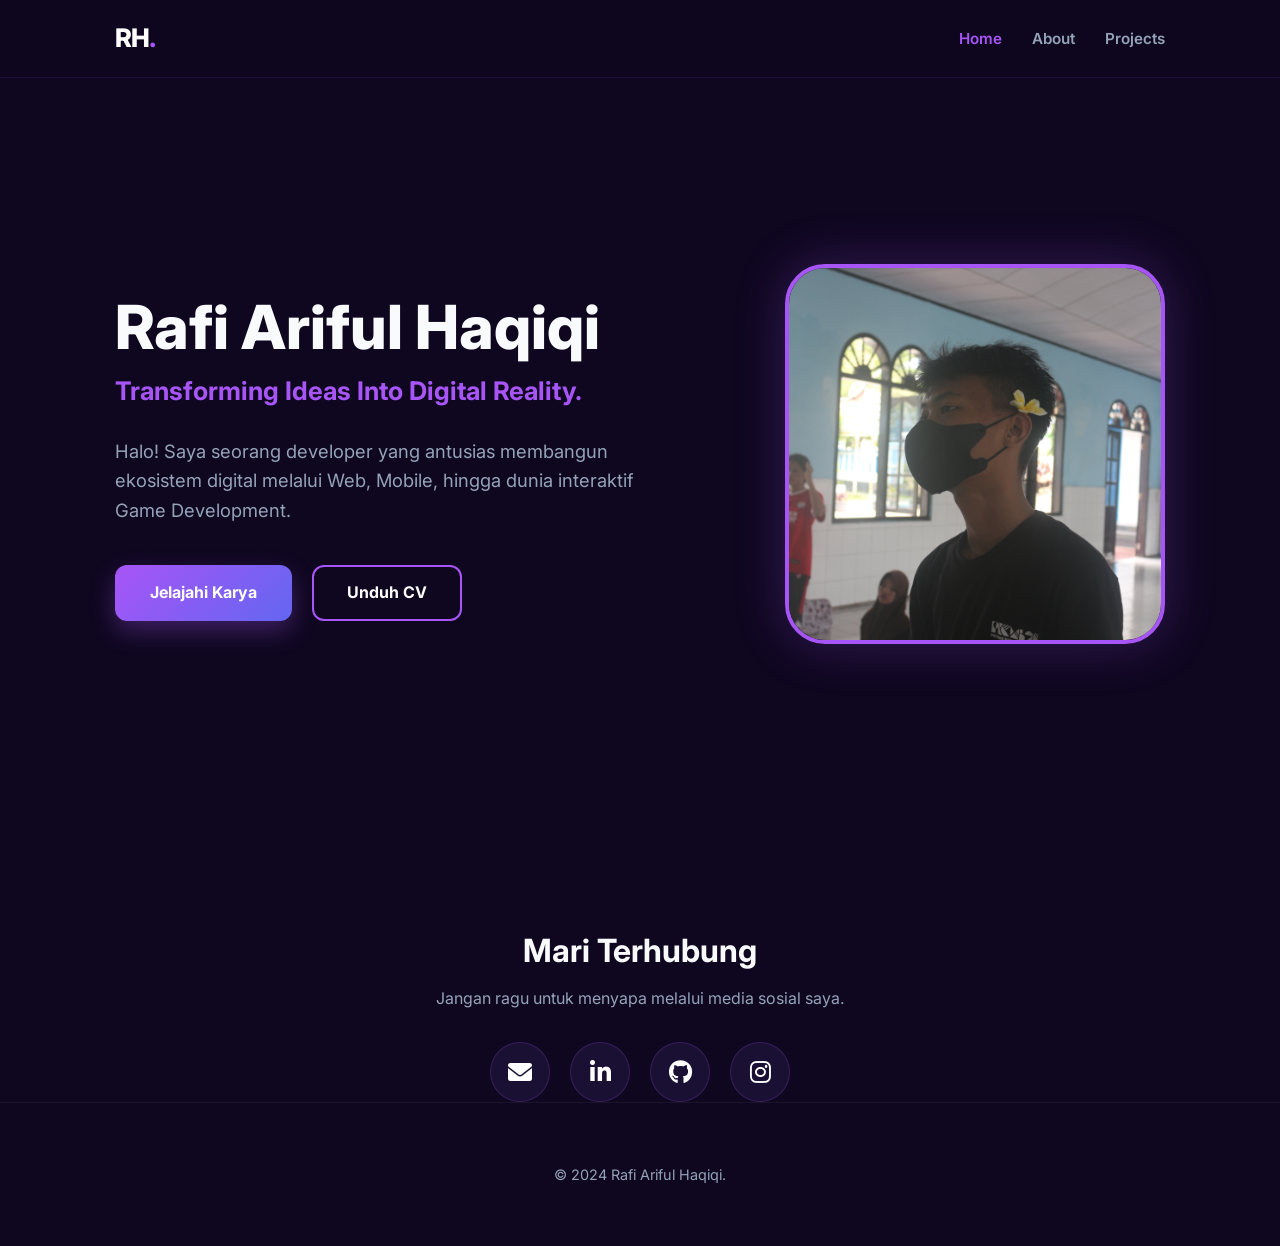
<file: index.html>
<!DOCTYPE html>
<html lang="id">

<head>
    <meta charset="UTF-8">
    <meta name="viewport" content="width=device-width, initial-scale=1.0">
    <title>Rafi Ariful Haqiqi | Home</title>
    <link rel="stylesheet" href="style.css">
    <link href="https://fonts.googleapis.com/css2?family=Inter:wght@400;700;800&display=swap" rel="stylesheet">
    <link rel="stylesheet" href="https://cdnjs.cloudflare.com/ajax/libs/font-awesome/6.0.0/css/all.min.css">
</head>

<body>
    <nav>
        <div class="nav-container">
            <a href="index.html" class="logo">RH<span>.</span></a>
            <ul>
                <li><a href="index.html" class="active">Home</a></li>
                <li><a href="about.html">About</a></li>
                <li><a href="projects.html">Projects</a></li>
            </ul>
        </div>
    </nav>

    <div class="container">
        <header class="hero">
            <div class="hero-content">
                    <h1>Rafi Ariful Haqiqi</h1>
                    <h2>Transforming Ideas Into <span style="color: var(--primary);">Digital Reality.</span></h2>
                        <p>Halo! Saya seorang developer yang antusias membangun ekosistem digital melalui Web, Mobile, hingga dunia interaktif Game Development.</p>
                    <div class="btn-group">
                    <a href="projects.html" class="btn-primary">Jelajahi Karya</a>
                    <a href="cv.pdf" download class="btn-secondary">Unduh CV</a>
                </div>
            </div>
            <div class="hero-image">
                <img src="image/profile.jpg" alt="Rafi Ariful Haqiqi">
            </div>
        </header>
    </div>

    <section class="contact-section">
    <h2 style="font-size: 2rem;">Mari Terhubung</h2>
    <p style="color: var(--text-dim); margin-top: 10px;">Jangan ragu untuk menyapa melalui media sosial saya.</p>
    
    <div class="social-links">
        <!-- Email -->
        <a href="mailto:raffihaqiqi@gmail.com" class="social-item mail" title="Email">
            <i class="fas fa-envelope"></i>
        </a>
        <!-- LinkedIn (Ganti linknya dengan link profilmu) -->
        <a href="https://www.linkedin.com/in/raffi-haqiqi-6a7aaa294/" target="_blank" class="social-item li" title="LinkedIn">
            <i class="fab fa-linkedin-in"></i>
        </a>
        <!-- GitHub -->
        <a href="https://github.com/RafiArifulHaqiqi" target="_blank" class="social-item gh" title="GitHub">
            <i class="fab fa-github"></i>
        </a>
        <!-- Instagram (Ganti linknya dengan link profilmu) -->
        <a href="https://instagram.com/rafi.haqiqi" target="_blank" class="social-item ig" title="Instagram">
            <i class="fab fa-instagram"></i>
        </a>
    </div>
</section>
    <footer>&copy; 2024 Rafi Ariful Haqiqi.</footer>
    <script src="script.js"></script>
</body>
</html>
</file>
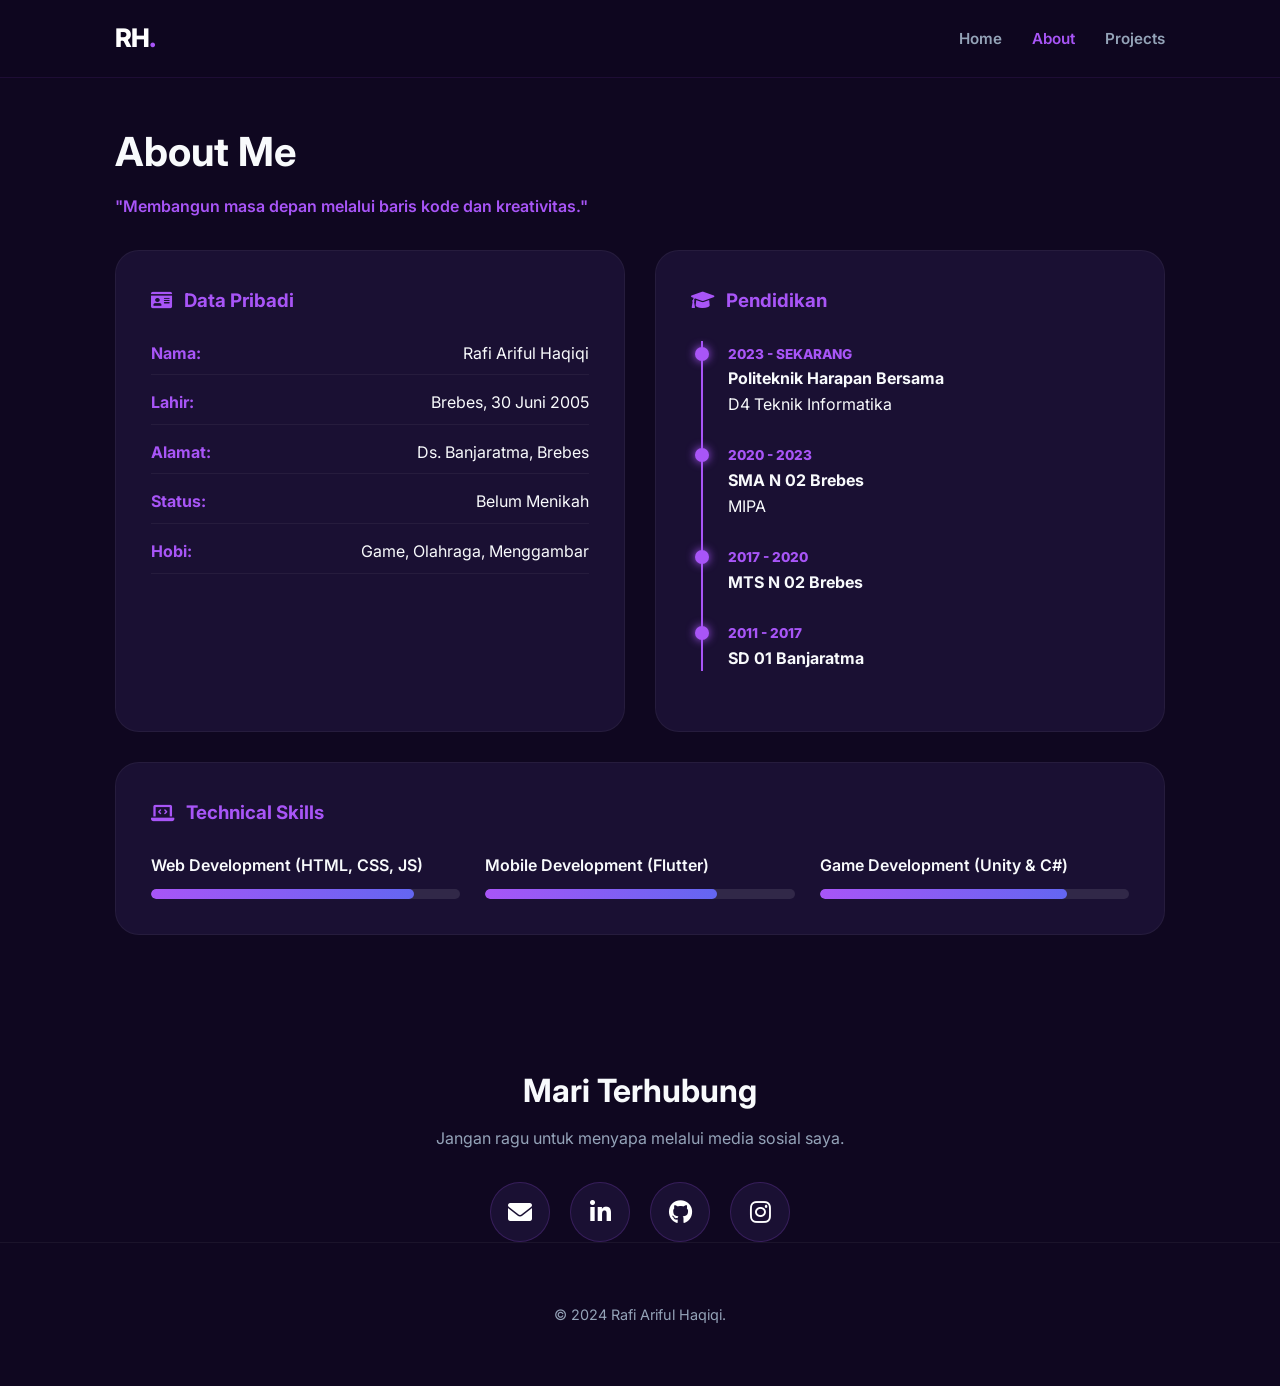
<file: about.html>
<!DOCTYPE html>
<html lang="id">
<head>
    <meta charset="UTF-8">
    <meta name="viewport" content="width=device-width, initial-scale=1.0">
    <title>About Me | Rafi Ariful Haqiqi</title>
    <link rel="stylesheet" href="style.css">
    <link href="https://fonts.googleapis.com/css2?family=Inter:wght@400;700;800&display=swap" rel="stylesheet">
    <link rel="stylesheet" href="https://cdnjs.cloudflare.com/ajax/libs/font-awesome/6.0.0/css/all.min.css">
</head>
<body>
    <nav>
        <div class="nav-container">
            <a href="index.html" class="logo">RH<span>.</span></a>
            <ul>
                <li><a href="index.html">Home</a></li>
                <li><a href="about.html" class="active">About</a></li>
                <li><a href="projects.html">Projects</a></li>
            </ul>
        </div>
    </nav>

    <div class="container">
        <h2 style="font-size: 2.5rem; margin-bottom: 10px;">About Me</h2>
        <p style="color: var(--primary); font-weight: 600; margin-bottom: 30px;">"Membangun masa depan melalui baris kode dan kreativitas."</p>
        
        <div class="about-grid">
            <!-- DATA PRIBADI -->
            <div class="about-card">
                <h3><i class="fas fa-id-card"></i> Data Pribadi</h3>
                <ul class="personal-info">
                    <li><span>Nama:</span> Rafi Ariful Haqiqi</li>
                    <li><span>Lahir:</span> Brebes, 30 Juni 2005</li>
                    <li><span>Alamat:</span> Ds. Banjaratma, Brebes</li>
                    <li><span>Status:</span> Belum Menikah</li>
                    <li><span>Hobi:</span> Game, Olahraga, Menggambar</li>
                </ul>
            </div>

            <!-- PENDIDIKAN -->
            <div class="about-card">
                <h3><i class="fas fa-graduation-cap"></i> Pendidikan</h3>
                <div class="timeline">
                    <div class="time-item">
                        <span class="year">2023 - Sekarang</span>
                        <p><strong>Politeknik Harapan Bersama</strong><br>D4 Teknik Informatika</p>
                    </div>
                    <div class="time-item">
                        <span class="year">2020 - 2023</span>
                        <p><strong>SMA N 02 Brebes</strong><br>MIPA</p>
                    </div>
                    <div class="time-item">
                        <span class="year">2017 - 2020</span>
                        <p><strong>MTS N 02 Brebes</strong></p>
                    </div>
                    <div class="time-item">
                        <span class="year">2011 - 2017</span>
                        <p><strong>SD 01 Banjaratma</strong></p>
                    </div>
                </div>
            </div>
        </div>

        <!-- SKILLS SECTION (DITAMBAH GAME DEV) -->
        <div class="about-card" style="margin-top: 30px;">
            <h3><i class="fas fa-laptop-code"></i> Technical Skills</h3>
            <div class="skills-grid">
                <div class="skill-box">
                    <p>Web Development (HTML, CSS, JS)</p>
                    <div class="bar"><div class="fill" style="width: 85%;"></div></div>
                </div>
                <div class="skill-box">
                    <p>Mobile Development (Flutter)</p>
                    <div class="bar"><div class="fill" style="width: 75%;"></div></div>
                </div>
                <div class="skill-box">
                    <p>Game Development (Unity & C#)</p>
                    <div class="bar"><div class="fill" style="width: 80%;"></div></div>
                </div>
            </div>
        </div>
    </div>

    <section class="contact-section">
    <h2 style="font-size: 2rem;">Mari Terhubung</h2>
    <p style="color: var(--text-dim); margin-top: 10px;">Jangan ragu untuk menyapa melalui media sosial saya.</p>
    
    <div class="social-links">
        <!-- Email -->
        <a href="mailto:raffihaqiqi@gmail.com" class="social-item mail" title="Email">
            <i class="fas fa-envelope"></i>
        </a>
        <!-- LinkedIn (Ganti linknya dengan link profilmu) -->
        <a href="https://www.linkedin.com/in/raffi-haqiqi-6a7aaa294/" target="_blank" class="social-item li" title="LinkedIn">
            <i class="fab fa-linkedin-in"></i>
        </a>
        <!-- GitHub -->
        <a href="https://github.com/RafiArifulHaqiqi" target="_blank" class="social-item gh" title="GitHub">
            <i class="fab fa-github"></i>
        </a>
        <!-- Instagram (Ganti linknya dengan link profilmu) -->
        <a href="https://instagram.com/rafi.haqiqi" target="_blank" class="social-item ig" title="Instagram">
            <i class="fab fa-instagram"></i>
        </a>
    </div>
</section>
    <footer>&copy; 2024 Rafi Ariful Haqiqi.</footer>
    <script src="script.js"></script>
</body>
</html>
</file>
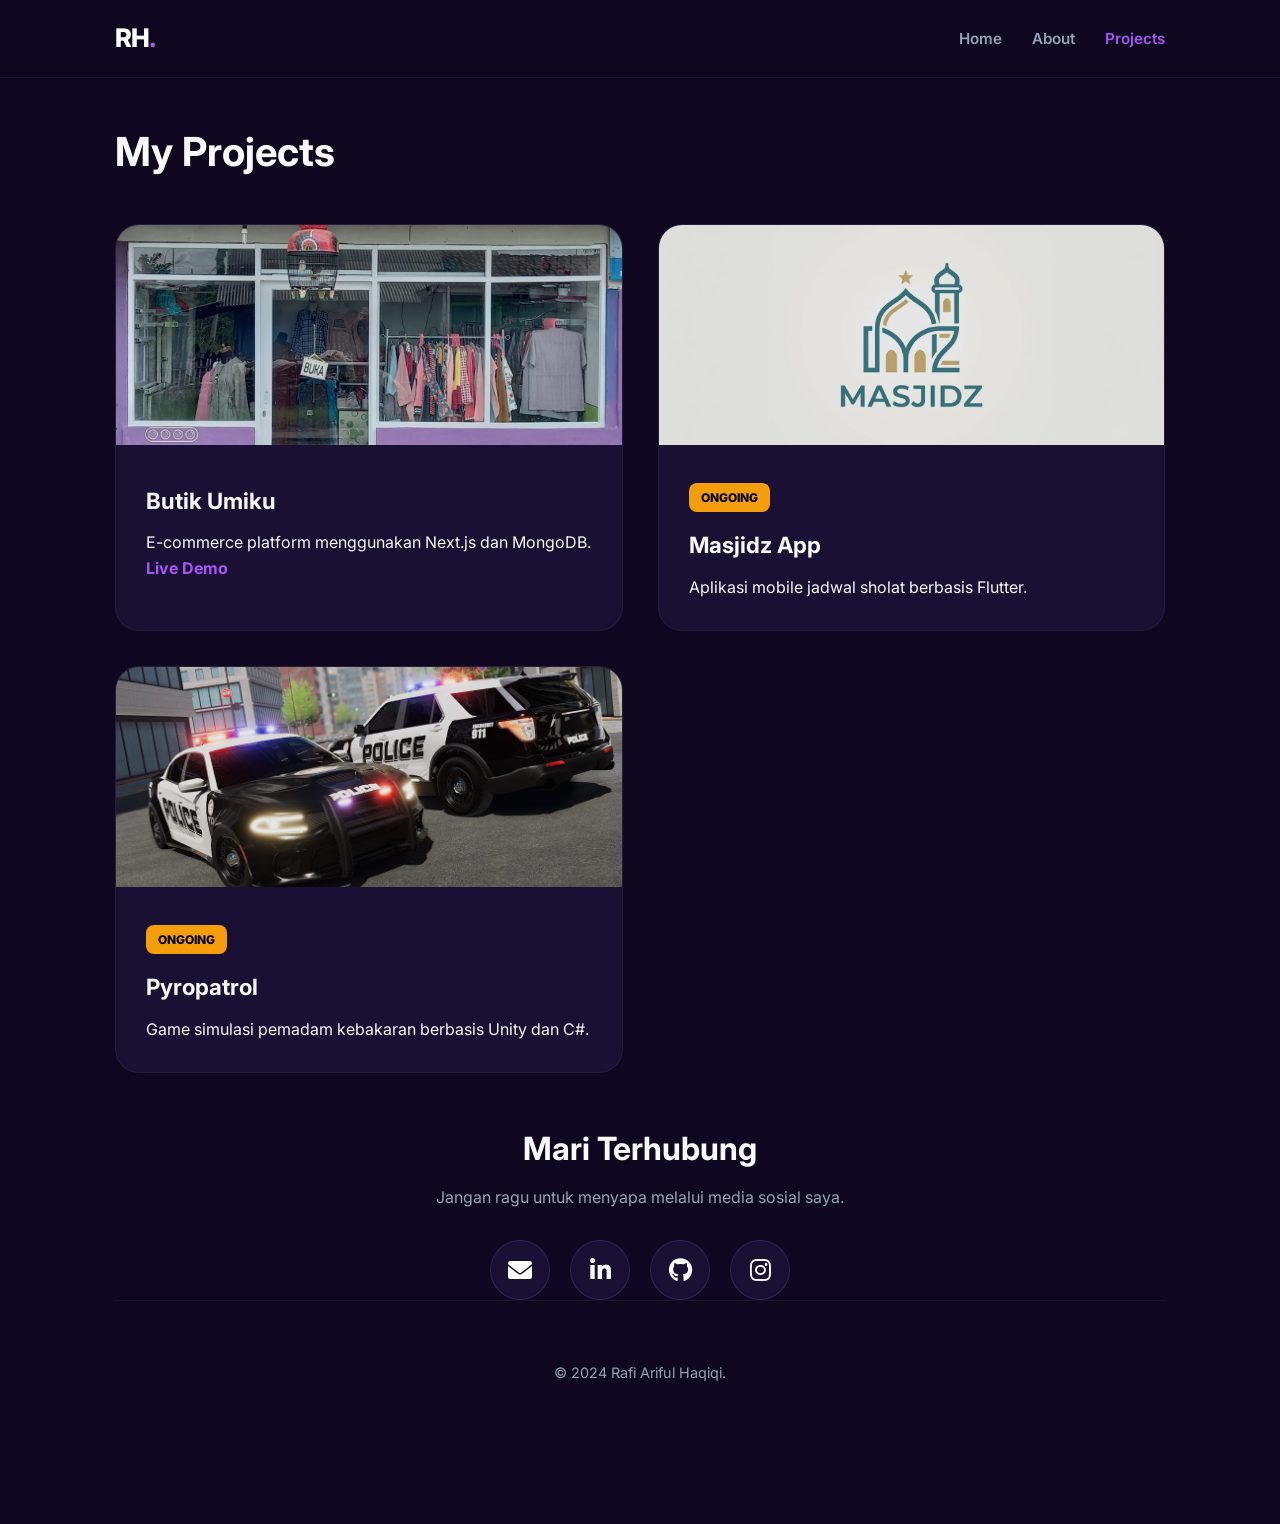
<file: projects.html>
<!DOCTYPE html>
<html lang="id">

<head>
    <meta charset="UTF-8">
    <meta name="viewport" content="width=device-width, initial-scale=1.0">
    <title>Projects | Rafi</title>
    <link rel="stylesheet" href="style.css">
    <link href="https://fonts.googleapis.com/css2?family=Inter:wght@400;700;800&display=swap" rel="stylesheet">
    <link rel="stylesheet" href="https://cdnjs.cloudflare.com/ajax/libs/font-awesome/6.0.0/css/all.min.css">
</head>

<body>
    <nav>
        <div class="nav-container">
            <a href="index.html" class="logo">RH<span>.</span></a>
            <ul>
                <li><a href="index.html">Home</a></li>
                <li><a href="about.html">About</a></li>
                <li><a href="projects.html" class="active">Projects</a></li>
            </ul>
        </div>
    </nav>

    <div class="container">
        <h2 style="font-size: 2.5rem; margin-bottom: 40px;">My Projects</h2>
        <div class="projects-grid">
            <!-- Project 1 -->
            <div class="card">
                <img src="image/butik-umiku.png">
                <div class="card-body">
                    <h3>Butik Umiku</h3>
                    <p>E-commerce platform menggunakan Next.js dan MongoDB.</p>
                    <a href="https://butik-umiku-banjaratma.vercel.app" target="_blank"
                        style="color: var(--primary); font-weight: 700; text-decoration: none;">Live Demo</a>
                </div>
            </div>

            <!-- Project 2 -->
            <div class="card">
                <img src="image/masjidz.png">
                <div class="card-body">
                    <span class="badge-ongoing">ONGOING</span>
                    <h3>Masjidz App</h3>
                    <p>Aplikasi mobile jadwal sholat berbasis Flutter.</p>
                </div>
            </div>

            <!-- Project 3 (Pyropatrol) -->
            <div class="card">
                <img src="image/pyropatrol.png">
                <div class="card-body">
                    <span class="badge-ongoing">ONGOING</span>
                    <h3>Pyropatrol</h3>
                    <p>Game simulasi pemadam kebakaran berbasis Unity dan C#.</p>
                </div>
            </div>
        </div>

    <section class="contact-section">
    <h2 style="font-size: 2rem;">Mari Terhubung</h2>
    <p style="color: var(--text-dim); margin-top: 10px;">Jangan ragu untuk menyapa melalui media sosial saya.</p>
    
    <div class="social-links">
        <!-- Email -->
        <a href="mailto:raffihaqiqi@gmail.com" class="social-item mail" title="Email">
            <i class="fas fa-envelope"></i>
        </a>
        <!-- LinkedIn (Ganti linknya dengan link profilmu) -->
        <a href="https://www.linkedin.com/in/raffi-haqiqi-6a7aaa294/" target="_blank" class="social-item li" title="LinkedIn">
            <i class="fab fa-linkedin-in"></i>
        </a>
        <!-- GitHub -->
        <a href="https://github.com/RafiArifulHaqiqi" target="_blank" class="social-item gh" title="GitHub">
            <i class="fab fa-github"></i>
        </a>
        <!-- Instagram (Ganti linknya dengan link profilmu) -->
        <a href="https://instagram.com/rafi.haqiqi" target="_blank" class="social-item ig" title="Instagram">
            <i class="fab fa-instagram"></i>
        </a>
    </div>
</section>
    <footer>&copy; 2024 Rafi Ariful Haqiqi.</footer>
    <script src="script.js"></script>
</body>
</html>
</file>
<file: style.css>
:root {
    --bg-dark: #0f0720;
    --surface: #1a1033;
    --primary: #a855f7;
    --accent: #6366f1;
    --text-main: #f8fafc;
    --text-dim: #94a3b8;
    --white: #ffffff;
}

* { 
    margin: 0; 
    padding: 0; 
    box-sizing: border-box; 
}

body {
    font-family: 'Inter', sans-serif;
    background-color: var(--bg-dark);
    color: var(--text-main);
    line-height: 1.6;
    overflow-x: hidden;
}

/* --- NAVIGATION --- */
nav {
    background: rgba(15, 7, 32, 0.9);
    backdrop-filter: blur(15px);
    padding: 18px 0;
    position: fixed;
    width: 100%; 
    top: 0; 
    z-index: 1000;
    border-bottom: 1px solid rgba(168, 85, 247, 0.1);
}

.nav-container {
    max-width: 1100px;
    margin: 0 auto;
    display: flex;
    justify-content: space-between;
    align-items: center;
    padding: 0 25px;
}

.logo { 
    font-size: 1.6rem; 
    font-weight: 800; 
    color: var(--white); 
    text-decoration: none; 
    letter-spacing: -1px;
}
.logo span { color: var(--primary); }

nav ul { display: flex; gap: 30px; list-style: none; }
nav a { 
    text-decoration: none; 
    color: var(--text-dim); 
    font-weight: 600; 
    transition: 0.3s; 
    font-size: 0.95rem; 
}
nav a:hover, nav a.active { color: var(--primary); }

/* --- CONTAINERS --- */
.container {
    max-width: 1100px;
    margin: 0 auto;
    padding: 120px 25px 80px 25px;
}

/* --- HERO SECTION (index.html) --- */
.hero {
    display: flex;
    align-items: center;
    justify-content: space-between;
    gap: 50px;
    min-height: 75vh;
}

.hero-content { flex: 1.2; }
.hero-content h1 { font-size: 3.8rem; margin-bottom: 10px; line-height: 1.1; font-weight: 800; }
.hero-content h2 { color: var(--primary); font-size: 1.6rem; margin-bottom: 25px; font-weight: 700; }
.hero-content p { color: var(--text-dim); font-size: 1.15rem; margin-bottom: 40px; max-width: 550px; }

.btn-group { display: flex; gap: 20px; align-items: center; }

.btn-primary {
    background: linear-gradient(135deg, var(--primary), var(--accent)) !important;
    color: var(--white) !important;
    padding: 15px 35px;
    border-radius: 12px;
    text-decoration: none;
    font-weight: 700;
    display: inline-block;
    transition: 0.3s;
    box-shadow: 0 10px 25px rgba(168, 85, 247, 0.3);
}

.btn-secondary {
    border: 2px solid var(--primary);
    color: var(--white);
    padding: 13px 33px;
    border-radius: 12px;
    text-decoration: none;
    font-weight: 700;
    display: inline-block;
    transition: 0.3s;
}

.btn-primary:hover { transform: translateY(-4px); box-shadow: 0 15px 30px rgba(168, 85, 247, 0.4); }
.btn-secondary:hover { background: rgba(168, 85, 247, 0.1); transform: translateY(-4px); }

.hero-image img {
    width: 380px; height: 380px; border-radius: 40px;
    object-fit: cover; border: 4px solid var(--primary);
    box-shadow: 0 0 50px rgba(168, 85, 247, 0.25);
}

/* --- ABOUT CARDS & TIMELINE --- */
.about-grid { display: grid; grid-template-columns: repeat(auto-fit, minmax(320px, 1fr)); gap: 30px; }
.about-card { 
    background: var(--surface); 
    padding: 35px; 
    border-radius: 24px; 
    border: 1px solid rgba(255,255,255,0.05); 
    transition: 0.3s;
}
.about-card h3 { color: var(--primary); margin-bottom: 25px; display: flex; align-items: center; gap: 12px; }

.personal-info { list-style: none; }
.personal-info li { 
    margin-bottom: 15px; 
    display: flex; 
    justify-content: space-between; 
    border-bottom: 1px solid rgba(255,255,255,0.05); 
    padding-bottom: 8px; 
}
.personal-info span { color: var(--primary); font-weight: 700; }

.timeline { border-left: 2px solid var(--primary); padding-left: 25px; margin-left: 10px; }
.time-item { margin-bottom: 25px; position: relative; }
.time-item::before { 
    content: ''; position: absolute; left: -33px; top: 6px; 
    width: 14px; height: 14px; background: var(--primary); border-radius: 50%; 
    box-shadow: 0 0 10px var(--primary);
}
.year { font-size: 0.85rem; color: var(--primary); font-weight: 800; text-transform: uppercase; }

/* --- SKILLS SECTION --- */
.skills-grid { display: grid; grid-template-columns: repeat(auto-fit, minmax(280px, 1fr)); gap: 25px; margin-top: 20px; }
.skill-box p { font-size: 1rem; margin-bottom: 10px; font-weight: 600; }
.bar { width: 100%; height: 10px; background: rgba(255,255,255,0.1); border-radius: 20px; overflow: hidden; }
.fill { height: 100%; background: linear-gradient(90deg, var(--primary), var(--accent)); border-radius: 20px; }

/* --- PROJECT CARDS --- */
.projects-grid { display: grid; grid-template-columns: repeat(auto-fit, minmax(330px, 1fr)); gap: 35px; }
.card { 
    background: var(--surface); 
    border-radius: 24px; 
    overflow: hidden; 
    border: 1px solid rgba(255,255,255,0.05); 
    transition: 0.4s ease;
}
.card:hover { transform: translateY(-12px); border-color: var(--primary); }
.card img { width: 100%; height: 220px; object-fit: cover; filter: brightness(0.9); }
.card-body { padding: 30px; }
.card-body h3 { margin-bottom: 12px; font-size: 1.4rem; }
.badge-ongoing { 
    background: #f59e0b; color: #000; padding: 5px 12px; 
    border-radius: 8px; font-size: 0.75rem; font-weight: 800; 
    display: inline-block; margin-bottom: 15px; 
}

/* --- CONTACT & SOCIAL MEDIA --- */
.contact-section {
    text-align: center;
    margin-top: 50px;
}

.social-links {
    display: flex;
    justify-content: center;
    gap: 20px;
    margin-top: 30px;
    flex-wrap: wrap;
}

.social-item {
    background: var(--surface);
    color: var(--white);
    width: 60px;
    height: 60px;
    display: flex;
    align-items: center;
    justify-content: center;
    border-radius: 50%;
    text-decoration: none;
    font-size: 1.5rem;
    transition: 0.3s ease;
    border: 1px solid rgba(168, 85, 247, 0.2);
}

.social-item:hover {
    background: var(--primary);
    transform: translateY(-8px);
    box-shadow: 0 10px 20px rgba(168, 85, 247, 0.4);
    color: #000;
}

/* Warna Spesifik Saat Hover (Opsional) */
.social-item.ig:hover { background: radial-gradient(circle at 30% 107%, #fdf497 0%, #fdf497 5%, #fd5949 45%,#d6249f 60%,#285AEB 90%); color: #fff; }
.social-item.li:hover { background: #0077b5; color: #fff; }
.social-item.gh:hover { background: #333; color: #fff; }
.social-item.mail:hover { background: #ea4335; color: #fff; }

/* --- FOOTER --- */
footer { 
    text-align: center; 
    padding: 60px 25px; 
    color: var(--text-dim); 
    font-size: 0.9rem; 
    border-top: 1px solid rgba(255,255,255,0.05);
}

/* --- MOBILE RESPONSIVE --- */
@media (max-width: 768px) {
    .hero { flex-direction: column-reverse; text-align: center; padding-top: 140px; }
    .hero-content h1 { font-size: 2.8rem; }
    .hero-image img { width: 280px; height: 280px; margin-bottom: 40px; }
    .btn-group { flex-direction: column; width: 100%; }
    .btn-primary, .btn-secondary { width: 100%; text-align: center; }
    nav ul { display: none; } /* Mobile menu bisa ditambahkan nanti */
    .about-grid { grid-template-columns: 1fr; }
}
</file>
